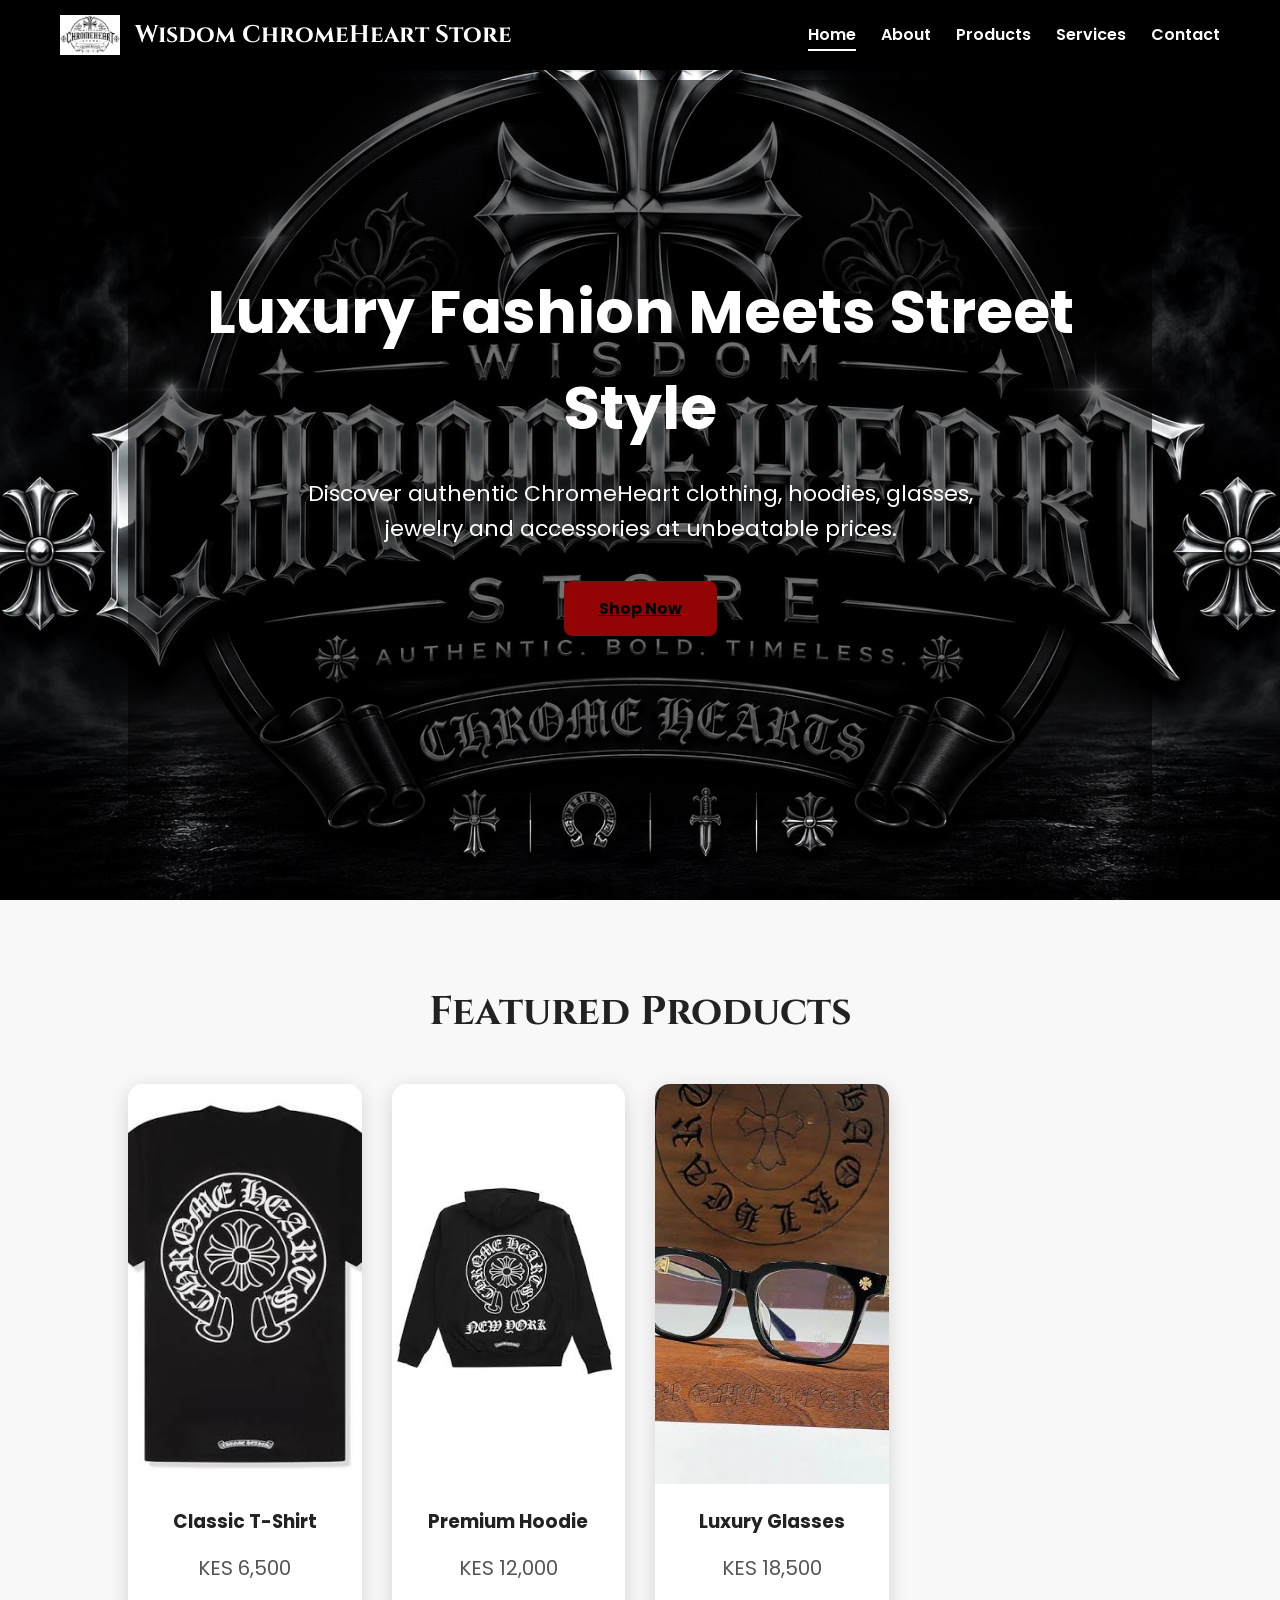
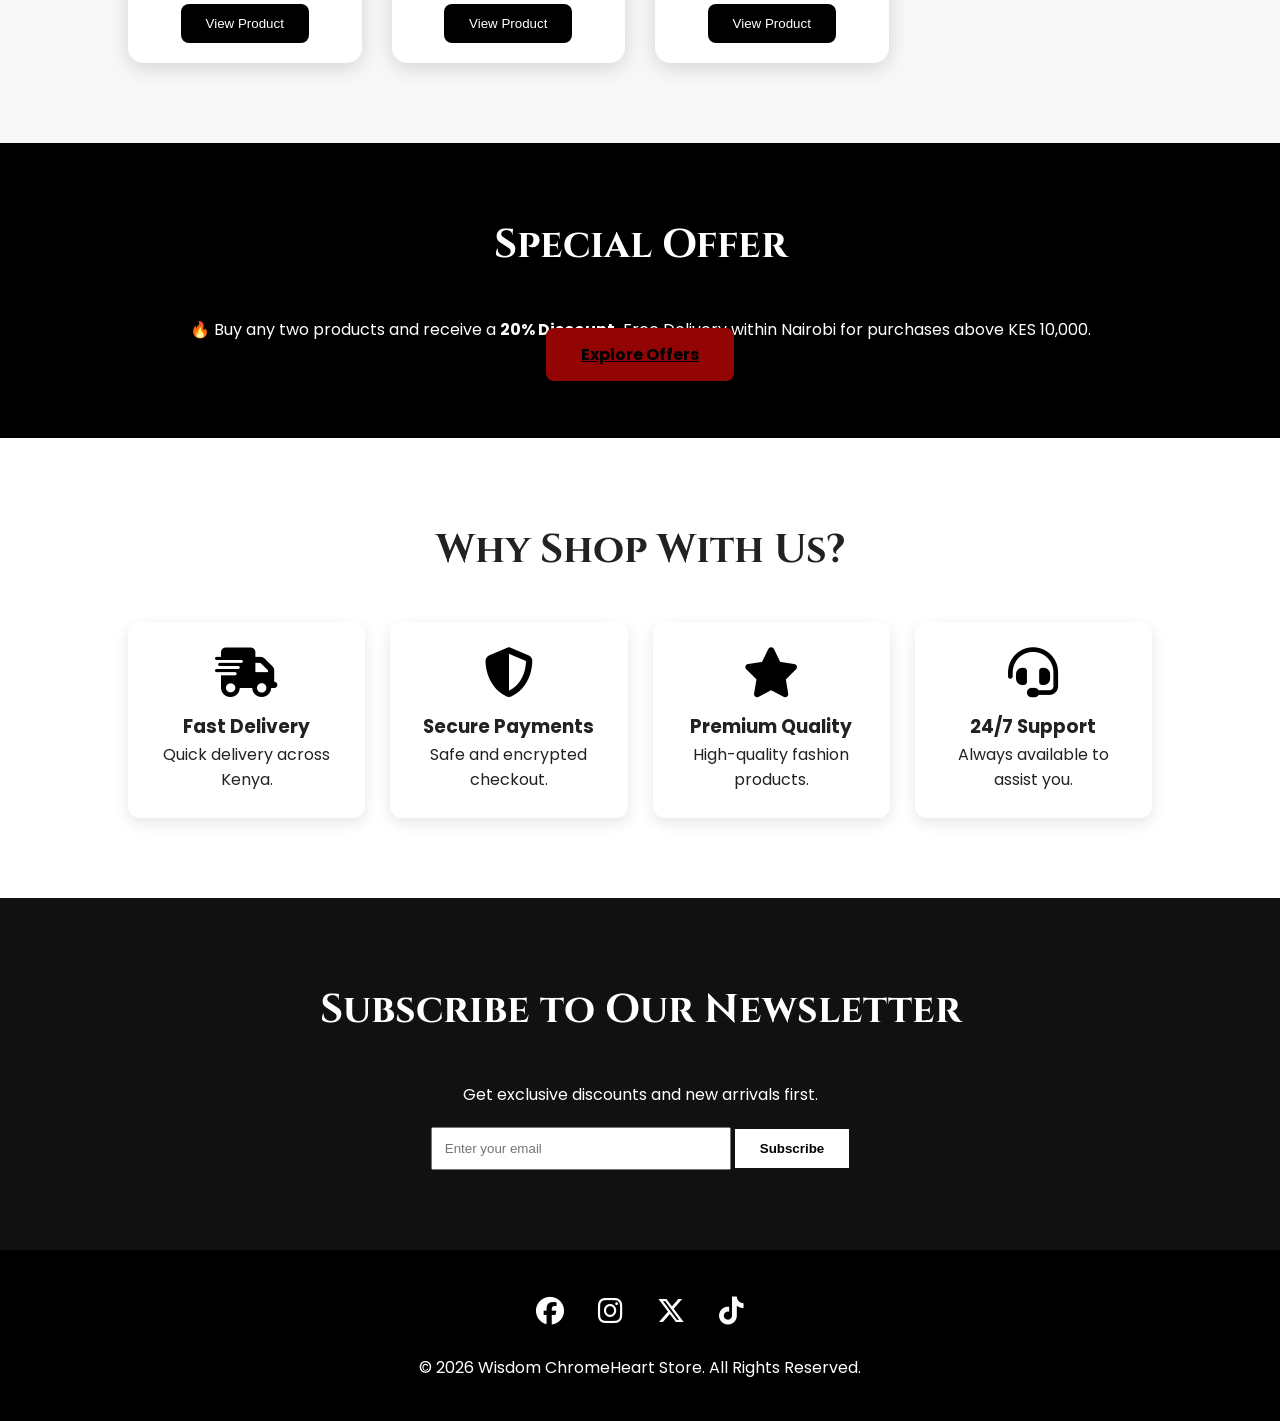
<file: index.html>
<!DOCTYPE html>
<html>
<head>
    
    <title>Wisdom ChromeHeart Store</title>
       <link rel="stylesheet" href="style.css">

    
    <link href="https://fonts.googleapis.com/css2?family=Cinzel:wght@700&family=Poppins:wght@300;400;600&display=swap" rel="stylesheet">

    
    <link rel="stylesheet"
    href="https://cdnjs.cloudflare.com/ajax/libs/font-awesome/6.5.2/css/all.min.css">

    
    
</head>

<body>


<header>

<div class="logo">
    <img src="background3.jpg" alt="Wisdom ChromeHeart Logo">
    <h2>Wisdom ChromeHeart Store</h2>
</div>

<nav>

<ul>

<li><a class="active" href="index.html">Home</a></li>

<li><a href="about.html">About</a></li>

<li><a href="products.html">Products</a></li>

<li><a href="services.html">Services</a></li>

<li><a href="contact.html">Contact</a></li>

</ul>

</nav>

</header>



<section class="hero">

<div class="overlay">

    
    



<h1>Luxury Fashion Meets Street Style</h1>

<p>
Discover authentic ChromeHeart clothing,
hoodies, glasses, jewelry and accessories
at unbeatable prices.
</p>

<a href="products.html" class="btn">Shop Now</a>

</div>

</section>



<section class="featured">

<h2>Featured Products</h2>

<div class="cards">

<div class="card">

<img src="shirt1.jpg" alt="ChromeHeart T-Shirt">

<h3>Classic T-Shirt</h3>

<p>KES 6,500</p>

<button>View Product</button>

</div>

<div class="card">

<img src="hoodie.jpg" alt="ChromeHeart Hoodie">

<h3>Premium Hoodie</h3>

<p>KES 12,000</p>

<button>View Product</button>

</div>

<div class="card">

<img src="glasses.jpg" alt="ChromeHeart Glasses">

<h3>Luxury Glasses</h3>

<p>KES 18,500</p>

<button>View Product</button>

</div>

</div>

</section>



<section class="offer">

<h2>Special Offer</h2>

<p>

🔥 Buy any two products and receive a
<strong>20% Discount.</strong>

Free Delivery within Nairobi for purchases above
KES 10,000.

</p>

<a href="products.html" class="btn">
Explore Offers
</a>

</section>

<!-- Why Choose Us -->

<section class="why">

<h2>Why Shop With Us?</h2>

<div class="features">

<div>

<i class="fa-solid fa-truck-fast"></i>

<h3>Fast Delivery</h3>

<p>Quick delivery across Kenya.</p>

</div>

<div>

<i class="fa-solid fa-shield-halved"></i>

<h3>Secure Payments</h3>

<p>Safe and encrypted checkout.</p>

</div>

<div>

<i class="fa-solid fa-star"></i>

<h3>Premium Quality</h3>

<p>High-quality fashion products.</p>

</div>

<div>

<i class="fa-solid fa-headset"></i>

<h3>24/7 Support</h3>

<p>Always available to assist you.</p>

</div>

</div>

</section>



<section class="newsletter">

<h2>Subscribe to Our Newsletter</h2>

<p>Get exclusive discounts and new arrivals first.</p>

<input type="email" placeholder="Enter your email">

<button>Subscribe</button>

</section>



<footer>

<div class="social">

<a href="#"><i class="fab fa-facebook"></i></a>

<a href="#"><i class="fab fa-instagram"></i></a>

<a href="#"><i class="fab fa-x-twitter"></i></a>

<a href="#"><i class="fab fa-tiktok"></i></a>

</div>

<p>

© 2026 Wisdom ChromeHeart Store.

All Rights Reserved.


</p>

<script src="Script.js"></script>

</footer>



</body>

</html>
</file>
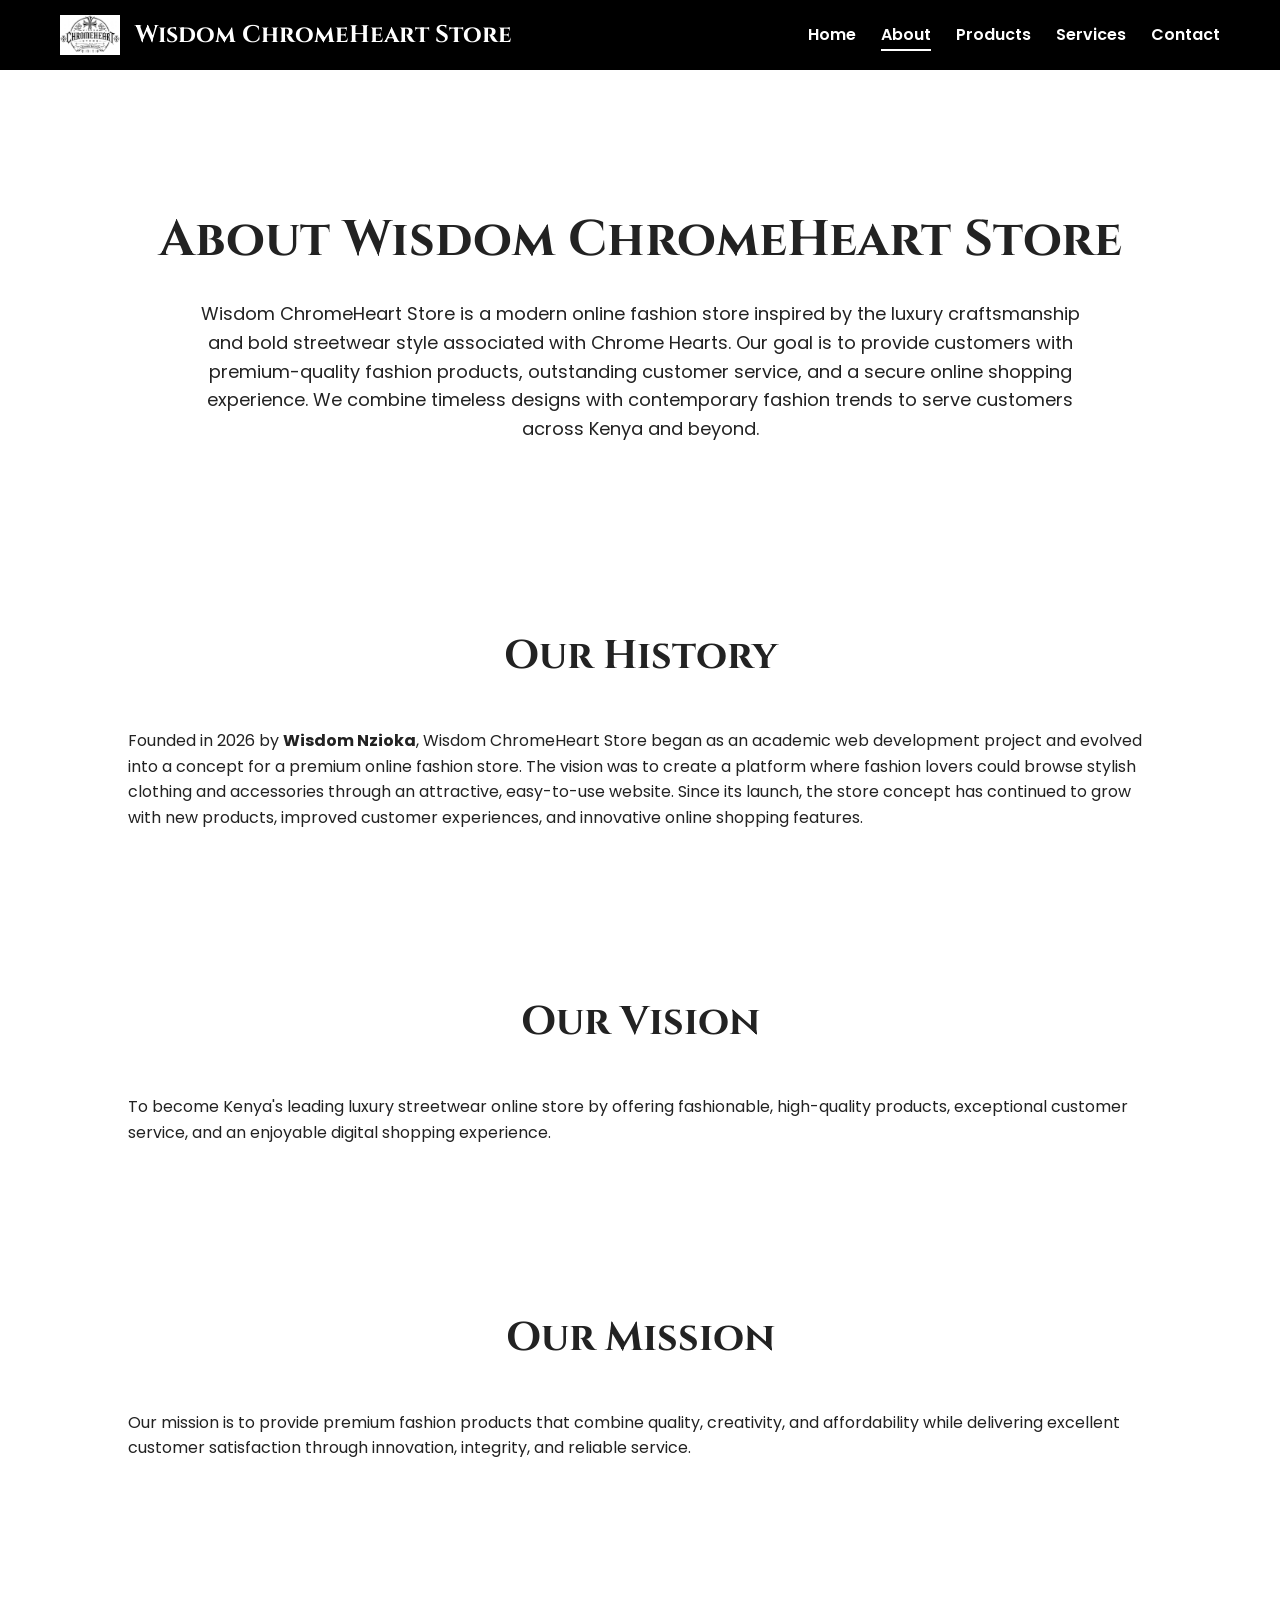
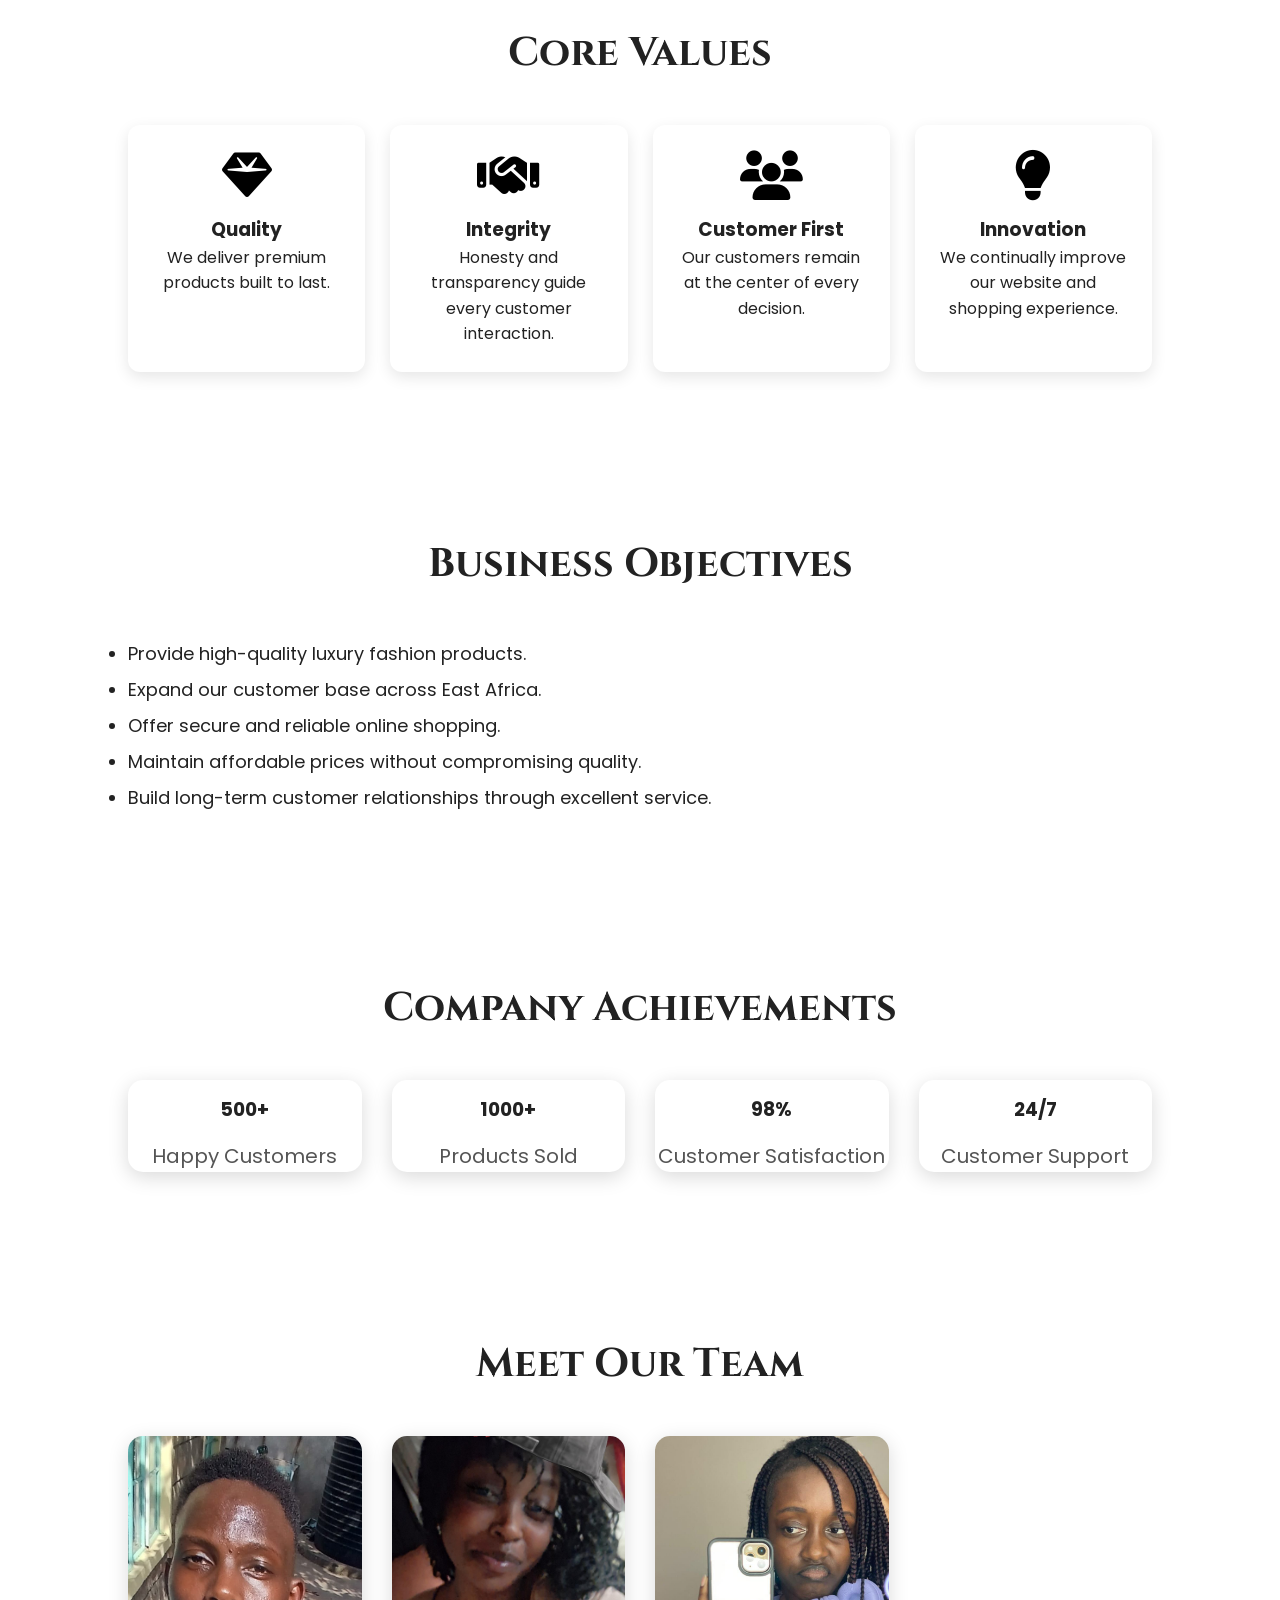
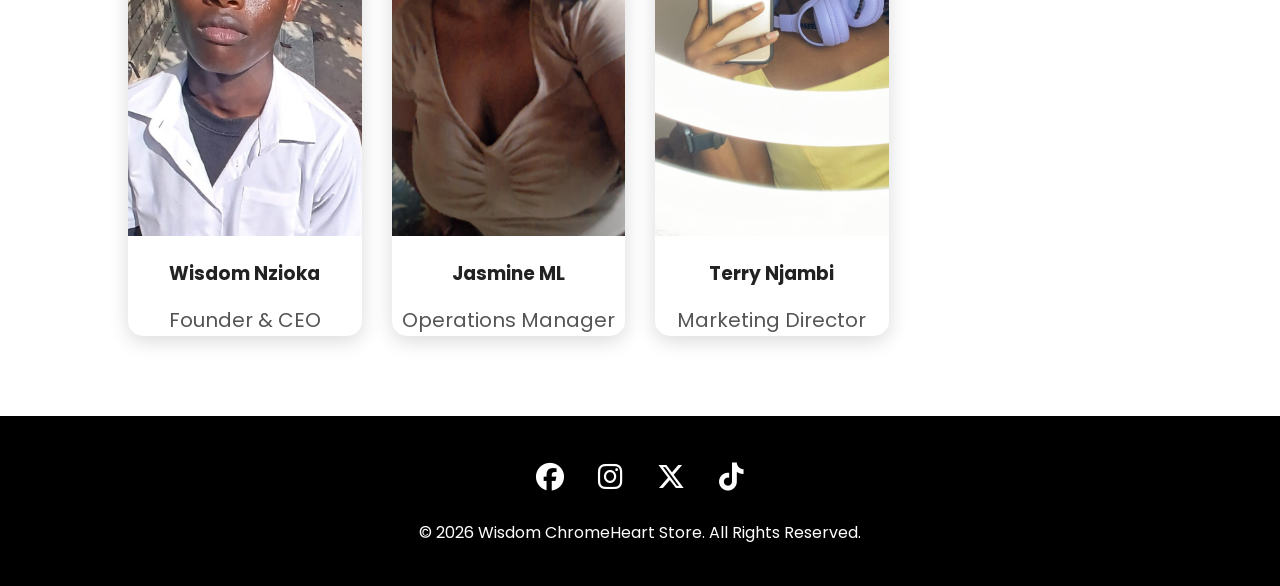
<file: about.html>
<!DOCTYPE html>
<html lang="en">
<head>
    <meta charset="UTF-8">
    <meta name="viewport" content="width=device-width, initial-scale=1.0">
    <title>About Us | Wisdom ChromeHeart Store</title>

    <link rel="stylesheet" href="style.css">

    <link href="https://fonts.googleapis.com/css2?family=Cinzel:wght@700&family=Poppins:wght@300;400;600&display=swap" rel="stylesheet">

    <link rel="stylesheet"
    href="https://cdnjs.cloudflare.com/ajax/libs/font-awesome/6.5.2/css/all.min.css">
</head>

<body>

<header>

<div class="logo">
    <img src="background3.jpg" alt="Logo">
    <h2>Wisdom ChromeHeart Store</h2>
</div>

<nav>
<ul>
<li><a href="index.html">Home</a></li>
<li><a class="active" href="about.html">About</a></li>
<li><a href="products.html">Products</a></li>
<li><a href="services.html">Services</a></li>
<li><a href="contact.html">Contact</a></li>
</ul>
</nav>

</header>

<section style="margin-top:120px;">

<h1 style="text-align:center;font-size:50px;font-family:Cinzel,serif;">
About Wisdom ChromeHeart Store
</h1>

<p style="text-align:center;max-width:900px;margin:20px auto;font-size:18px;">
Wisdom ChromeHeart Store is a modern online fashion store inspired by the luxury craftsmanship and bold streetwear style associated with Chrome Hearts. Our goal is to provide customers with premium-quality fashion products, outstanding customer service, and a secure online shopping experience. We combine timeless designs with contemporary fashion trends to serve customers across Kenya and beyond.
</p>

</section>

<section>

<h2>Our History</h2>

<p>
Founded in 2026 by <b>Wisdom Nzioka</b>, Wisdom ChromeHeart Store began as an academic web development project and evolved into a concept for a premium online fashion store. The vision was to create a platform where fashion lovers could browse stylish clothing and accessories through an attractive, easy-to-use website. Since its launch, the store concept has continued to grow with new products, improved customer experiences, and innovative online shopping features.
</p>

</section>

<section>

<h2>Our Vision</h2>

<p>
To become Kenya's leading luxury streetwear online store by offering fashionable, high-quality products, exceptional customer service, and an enjoyable digital shopping experience.
</p>

</section>

<section>

<h2>Our Mission</h2>

<p>
Our mission is to provide premium fashion products that combine quality, creativity, and affordability while delivering excellent customer satisfaction through innovation, integrity, and reliable service.
</p>

</section>

<section>

<h2>Core Values</h2>

<div class="features">

<div>
<i class="fas fa-gem"></i>
<h3>Quality</h3>
<p>We deliver premium products built to last.</p>
</div>

<div>
<i class="fas fa-handshake"></i>
<h3>Integrity</h3>
<p>Honesty and transparency guide every customer interaction.</p>
</div>

<div>
<i class="fas fa-users"></i>
<h3>Customer First</h3>
<p>Our customers remain at the center of every decision.</p>
</div>

<div>
<i class="fas fa-lightbulb"></i>
<h3>Innovation</h3>
<p>We continually improve our website and shopping experience.</p>
</div>

</div>

</section>

<section>

<h2>Business Objectives</h2>

<ul style="font-size:18px;line-height:2;max-width:900px;">

<li>Provide high-quality luxury fashion products.</li>

<li>Expand our customer base across East Africa.</li>

<li>Offer secure and reliable online shopping.</li>

<li>Maintain affordable prices without compromising quality.</li>

<li>Build long-term customer relationships through excellent service.</li>

</ul>

</section>

<section>

<h2>Company Achievements</h2>

<div class="cards">

<div class="card">
<h3>500+</h3>
<p>Happy Customers</p>
</div>

<div class="card">
<h3>1000+</h3>
<p>Products Sold</p>
</div>

<div class="card">
<h3>98%</h3>
<p>Customer Satisfaction</p>
</div>

<div class="card">
<h3>24/7</h3>
<p>Customer Support</p>
</div>

</div>

</section>

<section>

<h2>Meet Our Team</h2>

<div class="cards">

<div class="card">
<img src="wisdom.jpg.jpeg" alt="Founder" width="300">
<h3><b>Wisdom Nzioka</b></h3>
<p>Founder & CEO</p>
</div>

<div class="card">
<img src="jasmine12.jpg.jpeg" alt="Manager" width="300">
<h3><b>Jasmine ML</b></h3>
<p>Operations Manager</p>
</div>

<div class="card">
<img src="terry.jpg.jpeg" alt="Marketing"
width="300">
<h3><b>Terry Njambi</b></h3>
<p>Marketing Director</p>
</div>

</div>

</section>

<footer>

<div class="social">

<a href="#"><i class="fab fa-facebook"></i></a>

<a href="#"><i class="fab fa-instagram"></i></a>

<a href="#"><i class="fab fa-x-twitter"></i></a>

<a href="#"><i class="fab fa-tiktok"></i></a>

</div>

<p>&copy; 2026 Wisdom ChromeHeart Store. All Rights Reserved.</p>

</footer>

<script src="Script.js"></script>

</body>
</html>
</file>
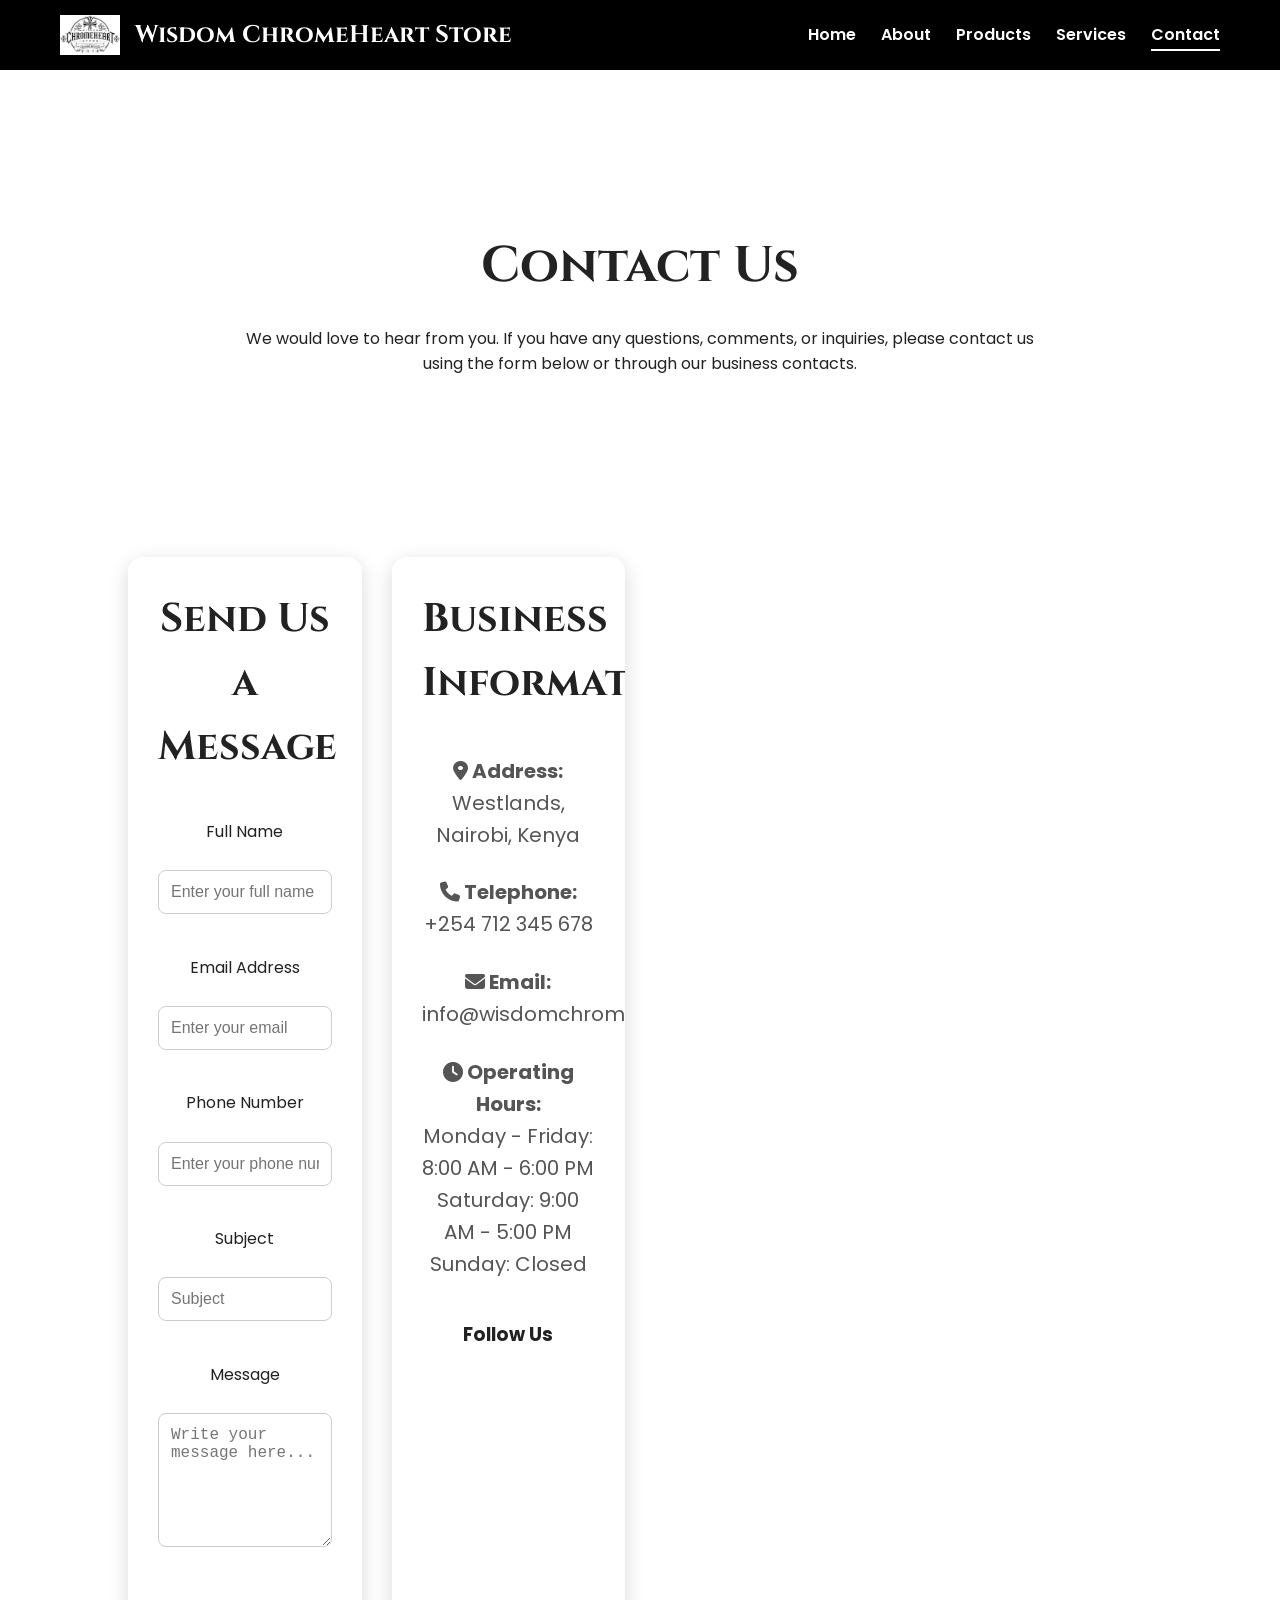
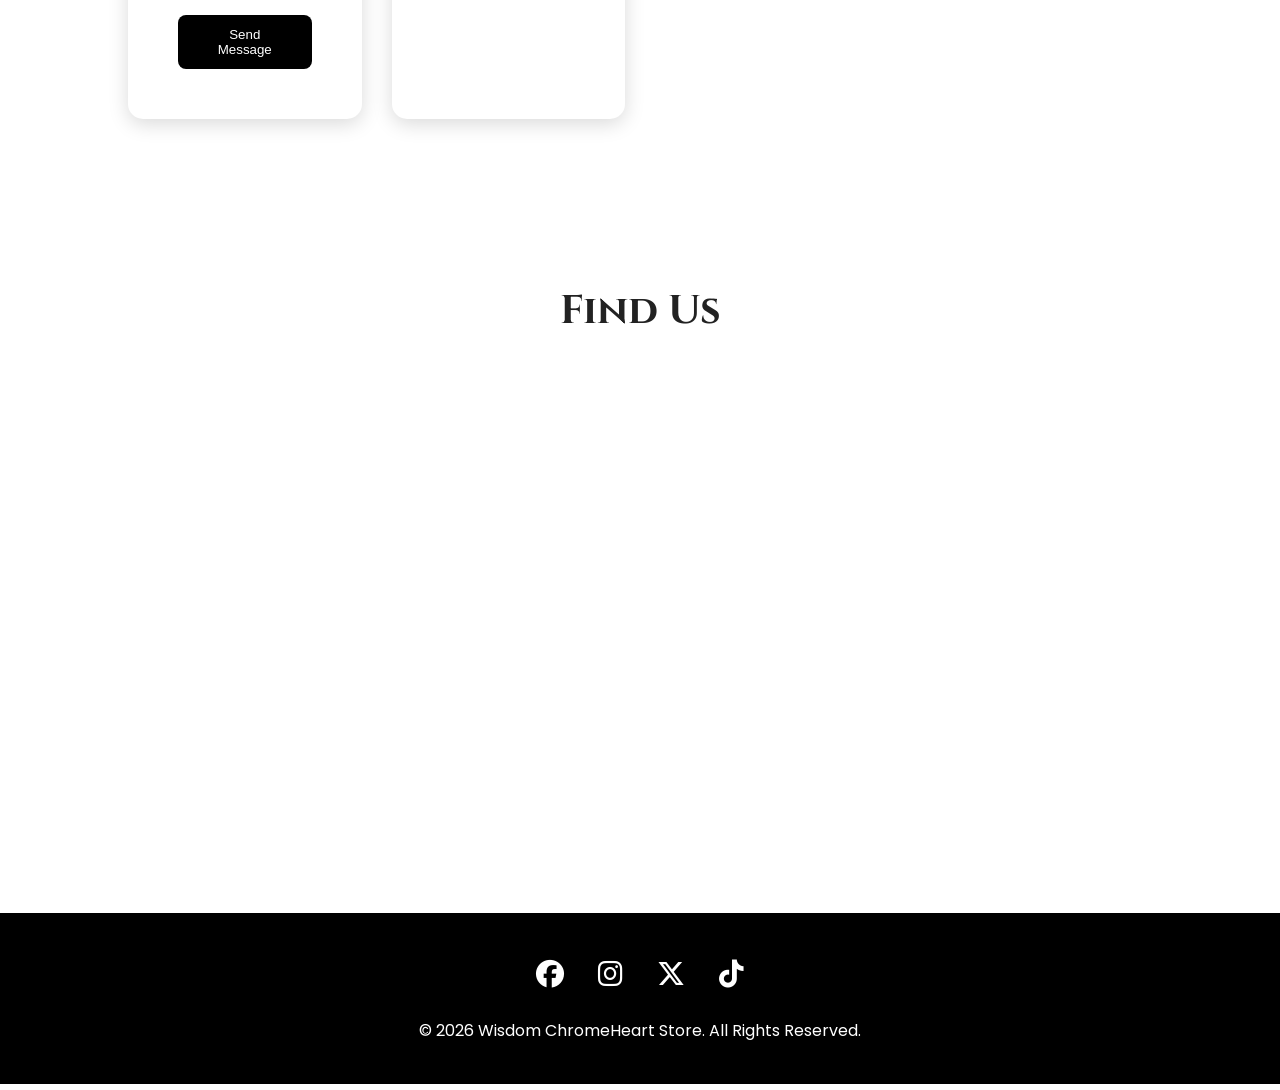
<file: contact.html>
<!DOCTYPE html>

<html lang="en">
<head>
    <meta charset="UTF-8">
    <meta name="viewport" content="width=device-width, initial-scale=1.0">
    <title>Contact Us | Wisdom ChromeHeart Store</title>

```
<link rel="stylesheet" href="style.css">

<link href="https://fonts.googleapis.com/css2?family=Cinzel:wght@700&family=Poppins:wght@300;400;600&display=swap" rel="stylesheet">

<link rel="stylesheet"
href="https://cdnjs.cloudflare.com/ajax/libs/font-awesome/6.5.2/css/all.min.css">
```

</head>

<body>

<header>

<div class="logo">
    <img src="background3.jpg" alt="Wisdom ChromeHeart Store Logo">
    <h2>Wisdom ChromeHeart Store</h2>
</div>

<nav>
<ul>
<li><a href="index.html">Home</a></li>
<li><a href="about.html">About</a></li>
<li><a href="products.html">Products</a></li>
<li><a href="services.html">Services</a></li>
<li><a class="active" href="contact.html">Contact</a></li>
</ul>
</nav>

</header>

<section style="margin-top:120px; text-align:center;">

<h1 style="font-size:50px; font-family:Cinzel, serif;">
Contact Us
</h1>

<p style="max-width:800px; margin:20px auto;">
We would love to hear from you. If you have any questions, comments, or inquiries, please contact us using the form below or through our business contacts.
</p>

</section>

<section>

<div class="cards">

<div class="card" style="padding:30px;">

<h2>Send Us a Message</h2>

<form>

<label>Full Name</label><br><br> <input type="text" placeholder="Enter your full name" required style="width:100%;padding:12px;"><br><br>

<label>Email Address</label><br><br> <input type="email" placeholder="Enter your email" required style="width:100%;padding:12px;"><br><br>

<label>Phone Number</label><br><br> <input type="tel" placeholder="Enter your phone number" required style="width:100%;padding:12px;"><br><br>

<label>Subject</label><br><br> <input type="text" placeholder="Subject" required style="width:100%;padding:12px;"><br><br>

<label>Message</label><br><br>

<textarea rows="6" placeholder="Write your message here..." required style="width:100%;padding:12px;"></textarea><br><br>

<button type="submit">Send Message</button>

</form>

</div>

<div class="card" style="padding:30px;">

<h2>Business Information</h2>

<p><strong><i class="fas fa-location-dot"></i> Address:</strong><br>
Westlands, Nairobi, Kenya</p>

<br>

<p><strong><i class="fas fa-phone"></i> Telephone:</strong><br>
+254 712 345 678</p>

<br>

<p><strong><i class="fas fa-envelope"></i> Email:</strong><br>
info@wisdomchromeheartstore.com</p>

<br>

<p><strong><i class="fas fa-clock"></i> Operating Hours:</strong></p>

<p>
Monday - Friday: 8:00 AM - 6:00 PM<br>
Saturday: 9:00 AM - 5:00 PM<br>
Sunday: Closed
</p>

<br>

<h3>Follow Us</h3>

<div class="social">

<a href="#"><i class="fab fa-facebook"></i></a>

<a href="#"><i class="fab fa-instagram"></i></a>

<a href="#"><i class="fab fa-x-twitter"></i></a>

<a href="#"><i class="fab fa-tiktok"></i></a>

</div>

</div>

</div>

</section>

<section>

<h2>Find Us</h2>

<div style="width:100%; height:450px;">

<iframe
src="https://www.google.com/maps?q=Nairobi,Kenya&output=embed"
width="100%"
height="450"
style="border:0;"
allowfullscreen=""
loading="lazy">
</iframe>

</div>

</section>

<footer>

<div class="social">

<a href="#"><i class="fab fa-facebook"></i></a>

<a href="#"><i class="fab fa-instagram"></i></a>

<a href="#"><i class="fab fa-x-twitter"></i></a>

<a href="#"><i class="fab fa-tiktok"></i></a>

</div>

<p>
© 2026 Wisdom ChromeHeart Store. All Rights Reserved.
</p>

</footer>

<script src="Script.js"></script>

</body>
</html>
</file>
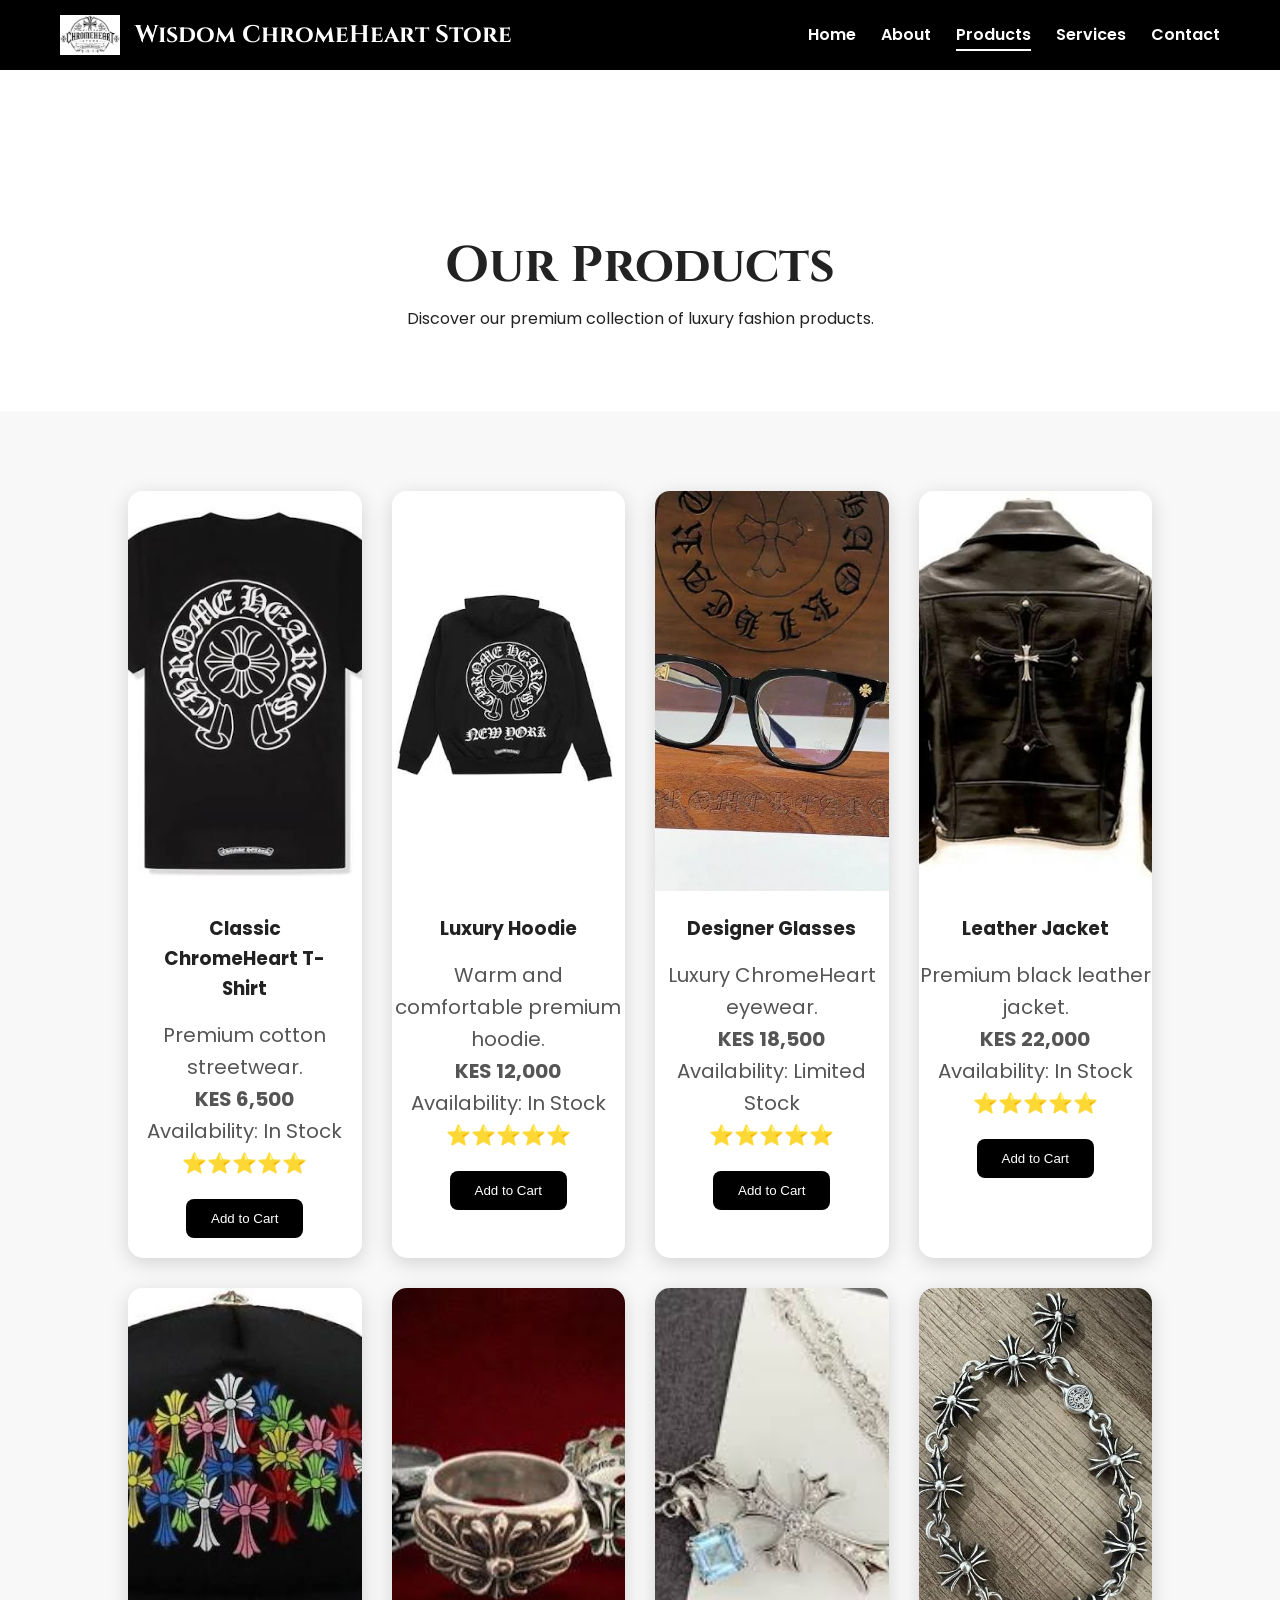
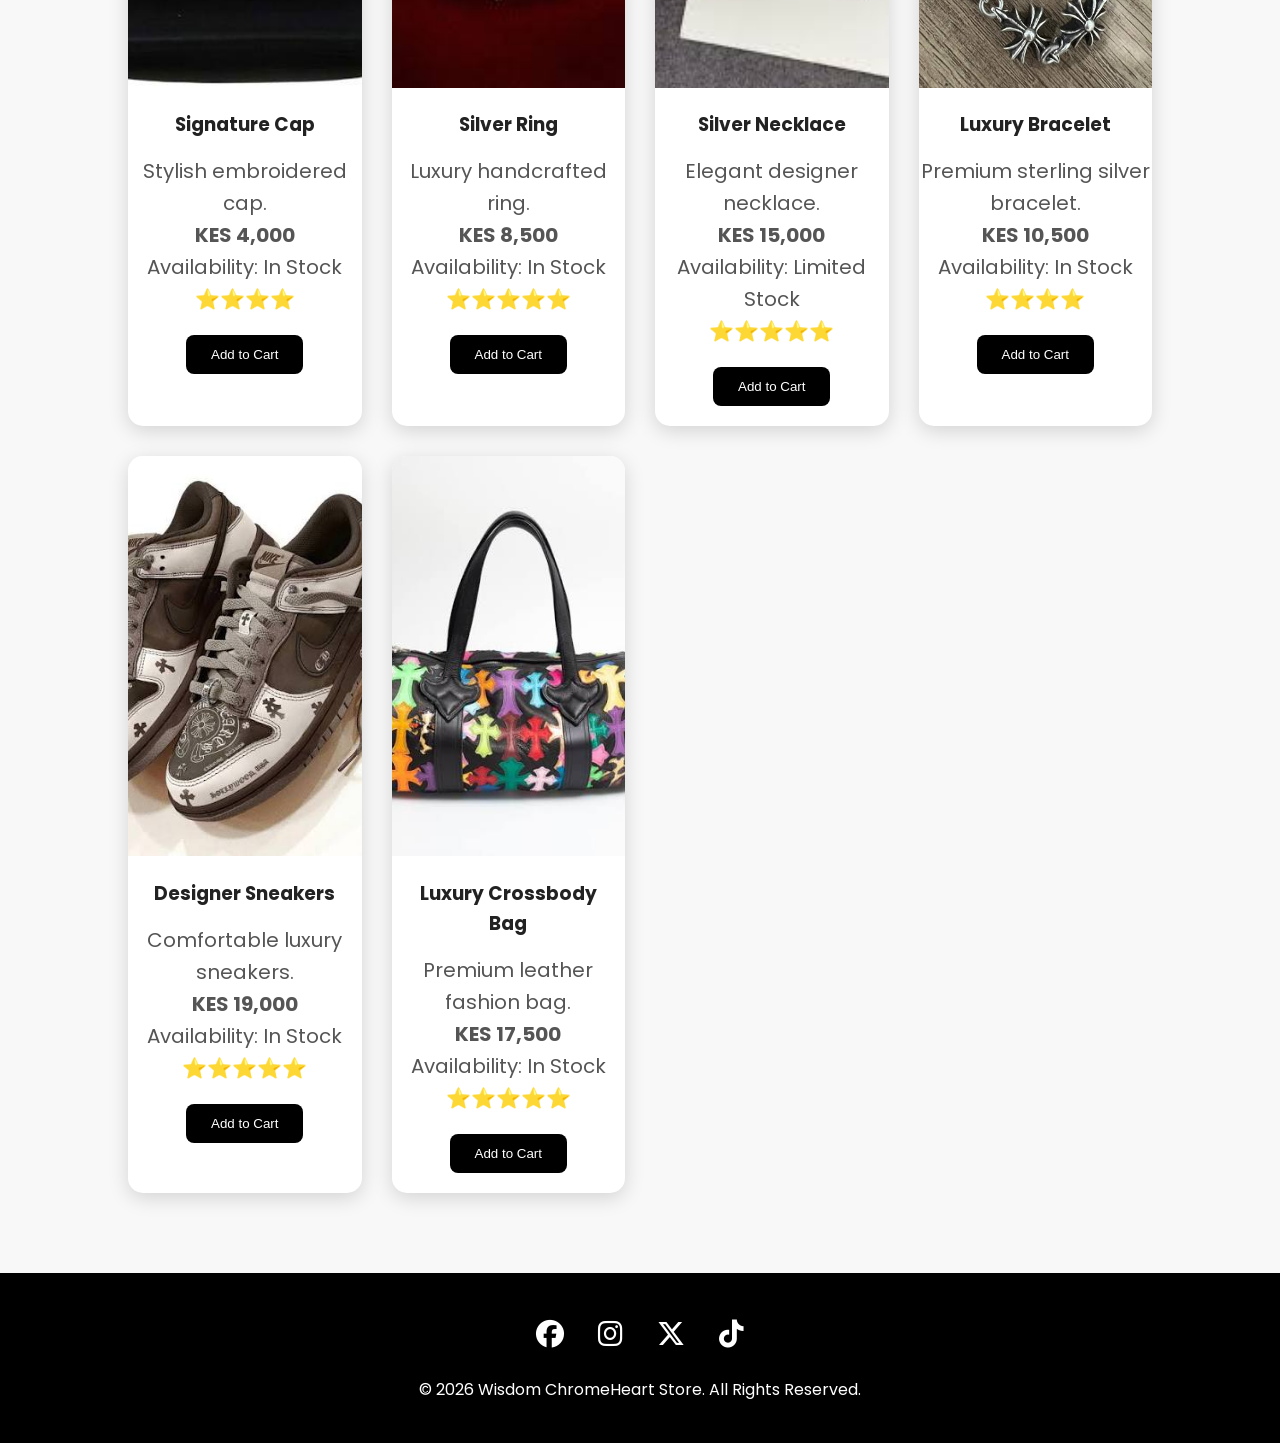
<file: products.html>
<!DOCTYPE html>

<html lang="en">
<head>
    
    <title>Products | Wisdom ChromeHeart Store</title>
    <link href="https://fonts.googleapis.com/css2?family=Cinzel:wght@700&family=Poppins:wght@300;400;600&display=swap" rel="stylesheet">


<link rel="stylesheet" href="style.css">


<link rel="stylesheet"
href="https://cdnjs.cloudflare.com/ajax/libs/font-awesome/6.5.2/css/all.min.css">
```

</head>

<body>

<header>

<div class="logo">
    <img src="background3.jpg" alt="Logo">
    <h2>Wisdom ChromeHeart Store</h2>
</div>

<nav>
<ul>
<li><a href="index.html">Home</a></li>
<li><a href="about.html">About</a></li>
<li><a class="active" href="products.html">Products</a></li>
<li><a href="services.html">Services</a></li>
<li><a href="contact.html">Contact</a></li>
</ul>
</nav>

</header>

<section style="margin-top:120px;">

<h1 style="text-align:center;font-size:50px;font-family:Cinzel,serif;">
Our Products
</h1>

<p style="text-align:center;">
Discover our premium collection of luxury fashion products.
</p>

</section>

<section class="featured">

<div class="cards">

<div class="card">
<img src="shirt1.jpg" alt="Classic T-Shirt">
<h3>Classic ChromeHeart T-Shirt</h3>
<p>Premium cotton streetwear.</p>
<p><strong>KES 6,500</strong></p>
<p>Availability: In Stock</p>
<p>⭐⭐⭐⭐⭐</p>
<button>Add to Cart</button>
</div>

<div class="card">
<img src="hoodie.jpg" alt="Hoodie">
<h3>Luxury Hoodie</h3>
<p>Warm and comfortable premium hoodie.</p>
<p><strong>KES 12,000</strong></p>
<p>Availability: In Stock</p>
<p>⭐⭐⭐⭐⭐</p>
<button>Add to Cart</button>
</div>

<div class="card">
<img src="glasses.jpg" alt="Glasses">
<h3>Designer Glasses</h3>
<p>Luxury ChromeHeart eyewear.</p>
<p><strong>KES 18,500</strong></p>
<p>Availability: Limited Stock</p>
<p>⭐⭐⭐⭐⭐</p>
<button>Add to Cart</button>
</div>

<div class="card">
<img src="jacket.jpg" alt="Jacket">
<h3>Leather Jacket</h3>
<p>Premium black leather jacket.</p>
<p><strong>KES 22,000</strong></p>
<p>Availability: In Stock</p>
<p>⭐⭐⭐⭐⭐</p>
<button>Add to Cart</button>
</div>

<div class="card">
<img src="cap.jpg" alt="Cap">
<h3>Signature Cap</h3>
<p>Stylish embroidered cap.</p>
<p><strong>KES 4,000</strong></p>
<p>Availability: In Stock</p>
<p>⭐⭐⭐⭐</p>
<button>Add to Cart</button>
</div>

<div class="card">
<img src="ring.jpg" alt="Ring">
<h3>Silver Ring</h3>
<p>Luxury handcrafted ring.</p>
<p><strong>KES 8,500</strong></p>
<p>Availability: In Stock</p>
<p>⭐⭐⭐⭐⭐</p>
<button>Add to Cart</button>
</div>

<div class="card">
<img src="necklace.jpg" alt="Necklace">
<h3>Silver Necklace</h3>
<p>Elegant designer necklace.</p>
<p><strong>KES 15,000</strong></p>
<p>Availability: Limited Stock</p>
<p>⭐⭐⭐⭐⭐</p>
<button>Add to Cart</button>
</div>

<div class="card">
<img src="bracelet.jpg" alt="Bracelet">
<h3>Luxury Bracelet</h3>
<p>Premium sterling silver bracelet.</p>
<p><strong>KES 10,500</strong></p>
<p>Availability: In Stock</p>
<p>⭐⭐⭐⭐</p>
<button>Add to Cart</button>
</div>

<div class="card">
<img src="shoes.jpg" alt="Shoes">
<h3>Designer Sneakers</h3>
<p>Comfortable luxury sneakers.</p>
<p><strong>KES 19,000</strong></p>
<p>Availability: In Stock</p>
<p>⭐⭐⭐⭐⭐</p>
<button>Add to Cart</button>
</div>

<div class="card">
<img src="bag.jpg" alt="Bag">
<h3>Luxury Crossbody Bag</h3>
<p>Premium leather fashion bag.</p>
<p><strong>KES 17,500</strong></p>
<p>Availability: In Stock</p>
<p>⭐⭐⭐⭐⭐</p>
<button>Add to Cart</button>
</div>

</div>

</section>

<footer>

<div class="social">
<a href="#"><i class="fab fa-facebook"></i></a>
<a href="#"><i class="fab fa-instagram"></i></a>
<a href="#"><i class="fab fa-x-twitter"></i></a>
<a href="#"><i class="fab fa-tiktok"></i></a>
</div>

<p>&copy; 2026 Wisdom ChromeHeart Store. All Rights Reserved.</p>

</footer>

<script src="Script.js"></script>

</body>
</html>
</file>
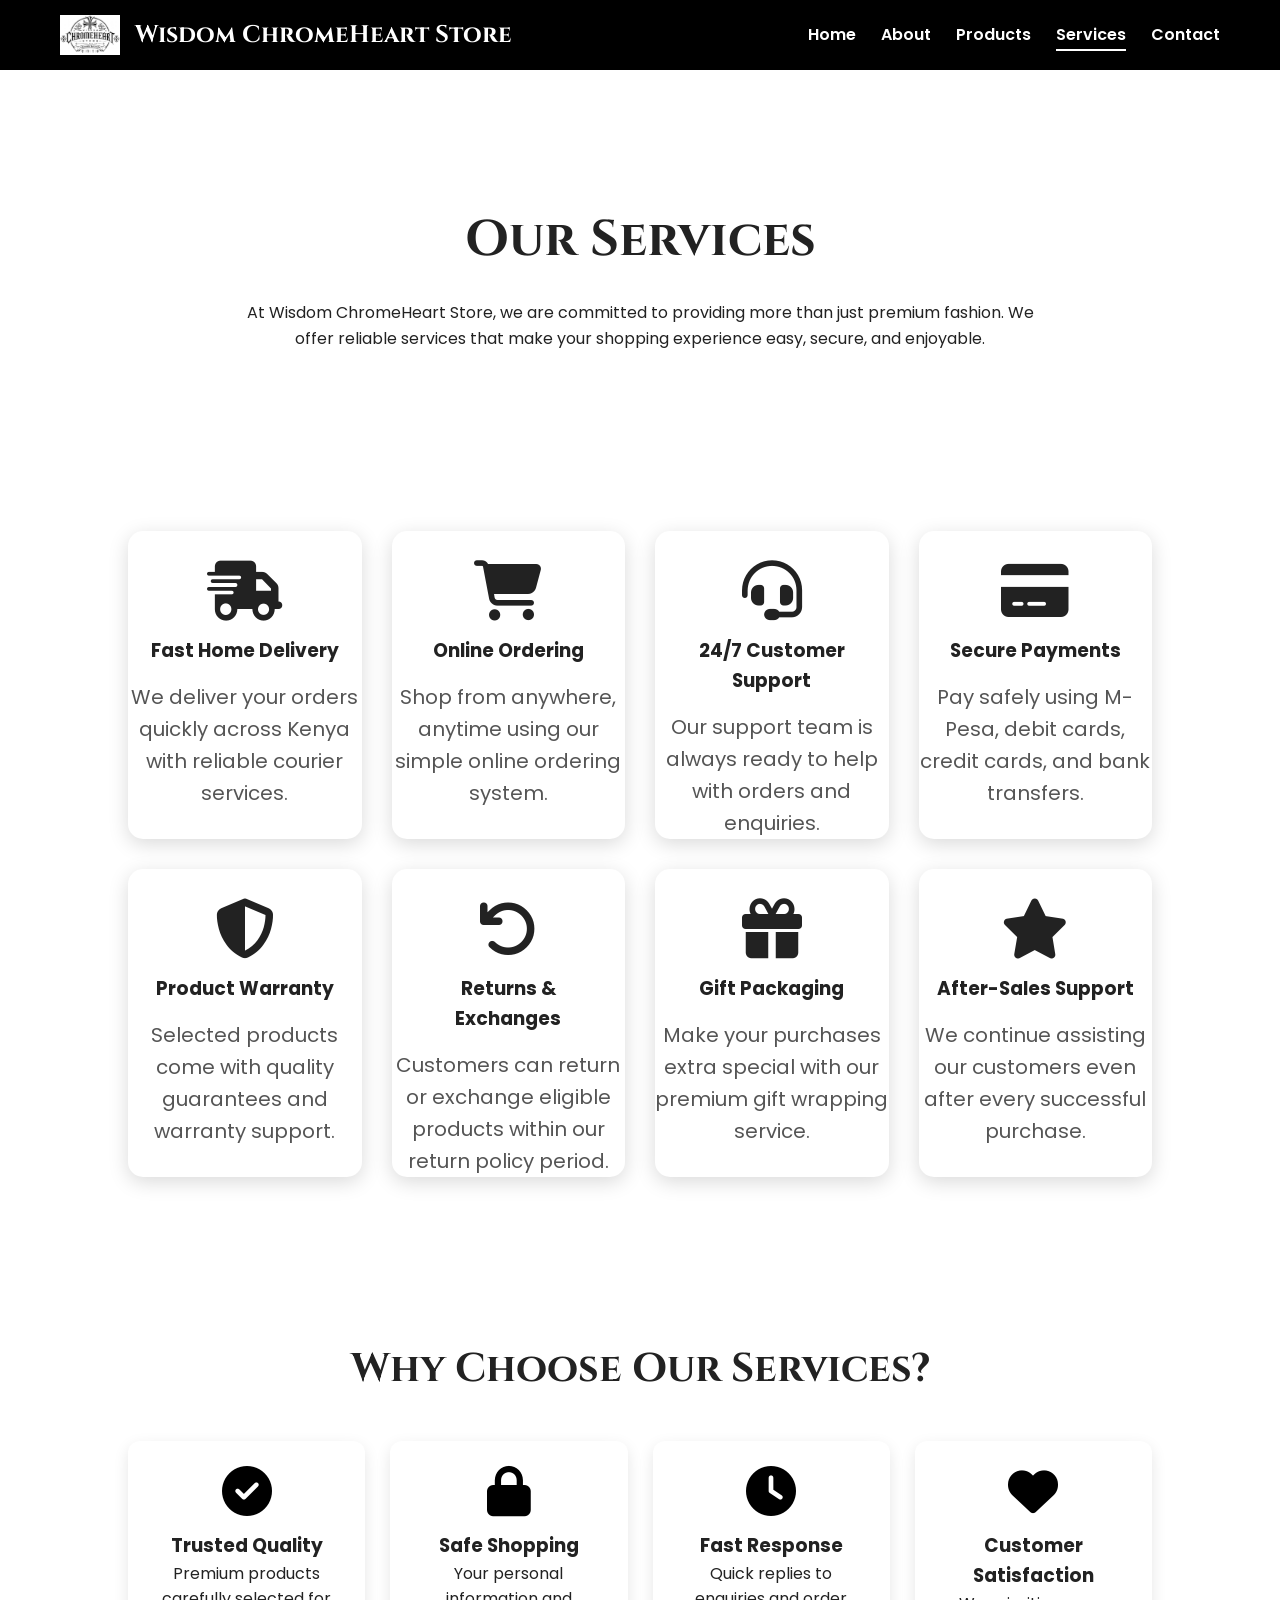
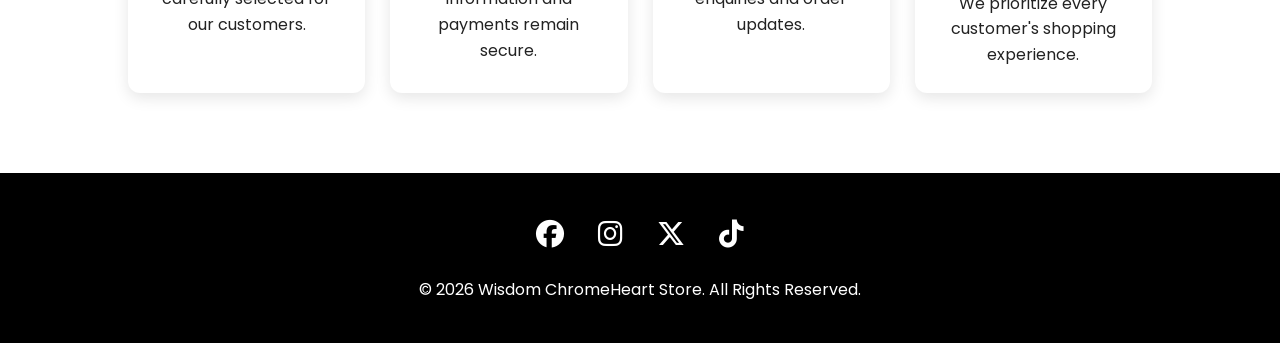
<file: service.html>
<!DOCTYPE html>


<head>
    
    <title>Services | Wisdom ChromeHeart Store</title>


<link rel="stylesheet" href="style.css">

<link href="https://fonts.googleapis.com/css2?family=Cinzel:wght@700&family=Poppins:wght@300;400;600&display=swap" rel="stylesheet">

<link rel="stylesheet"
href="https://cdnjs.cloudflare.com/ajax/libs/font-awesome/6.5.2/css/all.min.css">


</head>

<body>



<header>

<div class="logo">
    <img src="background3.jpg" alt="Wisdom ChromeHeart Logo">
    <h2>Wisdom ChromeHeart Store</h2>
</div>

<nav>
<ul>
<li><a href="index.html">Home</a></li>
<li><a href="about.html">About</a></li>
<li><a href="products.html">Products</a></li>
<li><a class="active" href="services.html">Services</a></li>
<li><a href="contact.html">Contact</a></li>
</ul>
</nav>

</header>


<section style="margin-top:120px; text-align:center;">

<h1 style="font-size:50px;font-family:Cinzel,serif;">
Our Services
</h1>

<p style="max-width:800px; margin:20px auto;">
At Wisdom ChromeHeart Store, we are committed to providing more than just premium fashion. We offer reliable services that make your shopping experience easy, secure, and enjoyable.
</p>

</section>


<section>

<div class="cards">

<div class="card">
<i class="fas fa-truck-fast" style="font-size:60px; margin-top:30px;"></i>
<h3>Fast Home Delivery</h3>
<p>We deliver your orders quickly across Kenya with reliable courier services.</p>
</div>

<div class="card">
<i class="fas fa-cart-shopping" style="font-size:60px; margin-top:30px;"></i>
<h3>Online Ordering</h3>
<p>Shop from anywhere, anytime using our simple online ordering system.</p>
</div>

<div class="card">
<i class="fas fa-headset" style="font-size:60px; margin-top:30px;"></i>
<h3>24/7 Customer Support</h3>
<p>Our support team is always ready to help with orders and enquiries.</p>
</div>

<div class="card">
<i class="fas fa-credit-card" style="font-size:60px; margin-top:30px;"></i>
<h3>Secure Payments</h3>
<p>Pay safely using M-Pesa, debit cards, credit cards, and bank transfers.</p>
</div>

<div class="card">
<i class="fas fa-shield-halved" style="font-size:60px; margin-top:30px;"></i>
<h3>Product Warranty</h3>
<p>Selected products come with quality guarantees and warranty support.</p>
</div>

<div class="card">
<i class="fas fa-arrow-rotate-left" style="font-size:60px; margin-top:30px;"></i>
<h3>Returns & Exchanges</h3>
<p>Customers can return or exchange eligible products within our return policy period.</p>
</div>

<div class="card">
<i class="fas fa-gift" style="font-size:60px; margin-top:30px;"></i>
<h3>Gift Packaging</h3>
<p>Make your purchases extra special with our premium gift wrapping service.</p>
</div>

<div class="card">
<i class="fas fa-star" style="font-size:60px; margin-top:30px;"></i>
<h3>After-Sales Support</h3>
<p>We continue assisting our customers even after every successful purchase.</p>
</div>

</div>

</section>



<section>

<h2>Why Choose Our Services?</h2>

<div class="features">

<div>
<i class="fas fa-check-circle"></i>
<h3>Trusted Quality</h3>
<p>Premium products carefully selected for our customers.</p>
</div>

<div>
<i class="fas fa-lock"></i>
<h3>Safe Shopping</h3>
<p>Your personal information and payments remain secure.</p>
</div>

<div>
<i class="fas fa-clock"></i>
<h3>Fast Response</h3>
<p>Quick replies to enquiries and order updates.</p>
</div>

<div>
<i class="fas fa-heart"></i>
<h3>Customer Satisfaction</h3>
<p>We prioritize every customer's shopping experience.</p>
</div>

</div>

</section>



<footer>

<div class="social">

<a href="#"><i class="fab fa-facebook"></i></a>

<a href="#"><i class="fab fa-instagram"></i></a>

<a href="#"><i class="fab fa-x-twitter"></i></a>

<a href="#"><i class="fab fa-tiktok"></i></a>

</div>

<p>&copy; 2026 Wisdom ChromeHeart Store. All Rights Reserved.</p>

</footer>

<script src="Script.js"></script>

</body>
</html>
</file>
<file: style.css>
*{
    margin:0;
    padding:0;
    box-sizing:border-box;
}

body{
    font-family:'Poppins',sans-serif;
    background:#ffffff;
    color:#222;
    line-height:1.6;
}



header{
    position:fixed;
    top:0;
    left:0;
    width:100%;
    background:#000;
    display:flex;
    justify-content:space-between;
    align-items:center;
    padding:15px 60px;
    z-index:1000;
}

.logo{
    display:flex;
    align-items:center;
}

.logo img{
    width:60px;
    margin-right:15px;
}

.logo h2{
    color:white;
    font-family:'Cinzel',serif;
}

nav ul{
    list-style:none;
    display:flex;
}

nav ul li{
    margin-left:25px;
}

nav ul li a{
    color:white;
    text-decoration:none;
    font-weight:600;
    transition:.3s;
}

nav ul li a:hover,
nav ul li a.active{
    color:white;
}



.hero{
    height:100vh;

    background-image:url("background2 - Copy.jpg");

    background-size:cover;
    background-position:center;
    background-repeat:no-repeat;

    display:flex;
    justify-content:center;
    align-items:center;
}

.overlay{
    width:100%;
    height:100%;
    background:rgba(0,0,0,.55);

    display:flex;
    flex-direction:column;
    justify-content:center;
    align-items:center;

    color:white;
    text-align:center;
    padding:20px;
}

.overlay h1{
    font-size:60px;
    margin-bottom:20px;
}

.overlay p{
    font-size:22px;
    max-width:700px;
    margin-bottom:35px;
}

.btn{
    background:rgb(147, 5, 5);
    color:black;
    padding:15px 35px;
    font-weight:bold;
    border-radius:8px;
    transition:.3s;
}

.btn:hover{
    background:black;
    color:white;
    border:2px solid white;
}


section{
    padding:80px 10%;
}

section h2{
    text-align:center;
    font-size:40px;
    margin-bottom:40px;
    font-family:'Cinzel',serif;
}



.cards{
    display:grid;
    grid-template-columns:repeat(auto-fit,minmax(250px,1fr));
    gap:30px;
}

.card{
    background:white;
    border-radius:15px;
    overflow:hidden;
    box-shadow:0 5px 20px rgba(0,0,0,.15);
    transition:.4s;
    text-align:center;
}

.card:hover{
    transform:translateY(-10px);
}

.card img{
    width:100%;
    height:400px;
    object-fit:cover;
}

.card h3{
    margin:15px;
}

.card p{
    font-size:20px;
    color:#555;
}

.card button{
    margin:20px;
    padding:12px 25px;
    border:none;
    background:black;
    color:white;
    cursor:pointer;
    border-radius:8px;
    transition:.3s;
}

.card button:hover{
    background:#444;
}



.features{
    display:grid;
    grid-template-columns:repeat(auto-fit,minmax(220px,1fr));
    gap:25px;
    text-align:center;
}

.features i{
    font-size:50px;
    color:black;
    margin-bottom:15px;
}



.newsletter{
    background:#111;
    color:white;
    text-align:center;
}

.newsletter input{
    width:300px;
    max-width:90%;
    padding:12px;
    margin-top:20px;
}

.newsletter button{
    padding:12px 25px;
    background:white;
    border:none;
    cursor:pointer;
    font-weight:bold;
}



footer{
    background:black;
    color:white;
    text-align:center;
    padding:40px;
}

.social{
    margin-bottom:20px;
}

.social a{
    color:white;
    margin:15px;
    font-size:28px;
    transition:.3s;
}

.social a:hover{
    color:gray;
}



@media(max-width:900px){

header{
    flex-direction:column;
    padding:20px;
}

nav ul{
    margin-top:15px;
    flex-wrap:wrap;
    justify-content:center;
}

.overlay h1{
    font-size:40px;
}

.overlay p{
    font-size:18px;
}

section{
    padding:60px 5%;
}

}

/* ===================================================
ADD THIS CODE TO THE BOTTOM OF css/style.css
=================================================== */

/* Smooth scrolling */
html{
scroll-behavior:smooth;
}

/* Fade-in animation */
@keyframes fadeIn{
from{
opacity:0;
transform:translateY(30px);
}
to{
opacity:1;
transform:translateY(0);
}
}

section{
animation:fadeIn 1s ease-in-out;
}

/* Buttons */
button,
.btn{
transition:all .3s ease;
}

button:hover,
.btn:hover{
transform:scale(1.05);
}

/* Product Cards */
.card{
transition:all .4s ease;
}

.card:hover{
transform:translateY(-10px);
box-shadow:0 12px 30px rgba(0,0,0,.3);
}

/* Product Images */
.card img{
transition:transform .4s ease;
}

.card:hover img{
transform:scale(1.08);
}

/* Navigation Underline */
nav ul li a{
position:relative;
}

nav ul li a::after{
content:"";
position:absolute;
left:0;
bottom:-5px;
width:0;
height:2px;
background:white;
transition:.3s;
}

nav ul li a:hover::after,
nav ul li a.active::after{
width:100%;
}

/* Form Styling */
form input,
form textarea{
width:100%;
padding:14px;
border:1px solid #ccc;
border-radius:8px;
margin-bottom:15px;
font-size:16px;
}

form input:focus,
form textarea:focus{
outline:none;
border-color:black;
box-shadow:0 0 8px rgba(0,0,0,.2);
}

/* Footer Animation */
.social a{
transition:.3s;
}

.social a:hover{
color:#c0c0c0;
transform:translateY(-5px);
}

/* Hero Title Animation */
.hero h1{
animation:fadeIn 1.2s ease;
}

.hero p{
animation:fadeIn 1.5s ease;
}

.hero .btn{
animation:fadeIn 1.8s ease;
}

/* Featured Products Background */
.featured{
background:#f8f8f8;
}

/* Offer Section */
.offer{
background:black;
color:white;
text-align:center;
padding:70px 20px;
}

.offer h2{
color:white;
}

/* About Section */
.features div{
background:white;
border-radius:12px;
padding:25px;
box-shadow:0 5px 15px rgba(0,0,0,.1);
}

/* Mobile Responsive */
@media(max-width:768px){

header{
flex-direction:column;
text-align:center;
}

nav ul{
flex-direction:column;
padding-top:10px;
}

nav ul li{
margin:10px 0;
}

.logo{
flex-direction:column;
}

.logo img{
margin-bottom:10px;
}

.overlay h1{
font-size:36px;
}

.overlay p{
font-size:18px;
}

.cards{
grid-template-columns:1fr;
}

.newsletter input{
width:95%;
}

}

/* Large Desktop */
@media(min-width:1200px){

.cards{
grid-template-columns:repeat(4,1fr);
}

}
</file>
